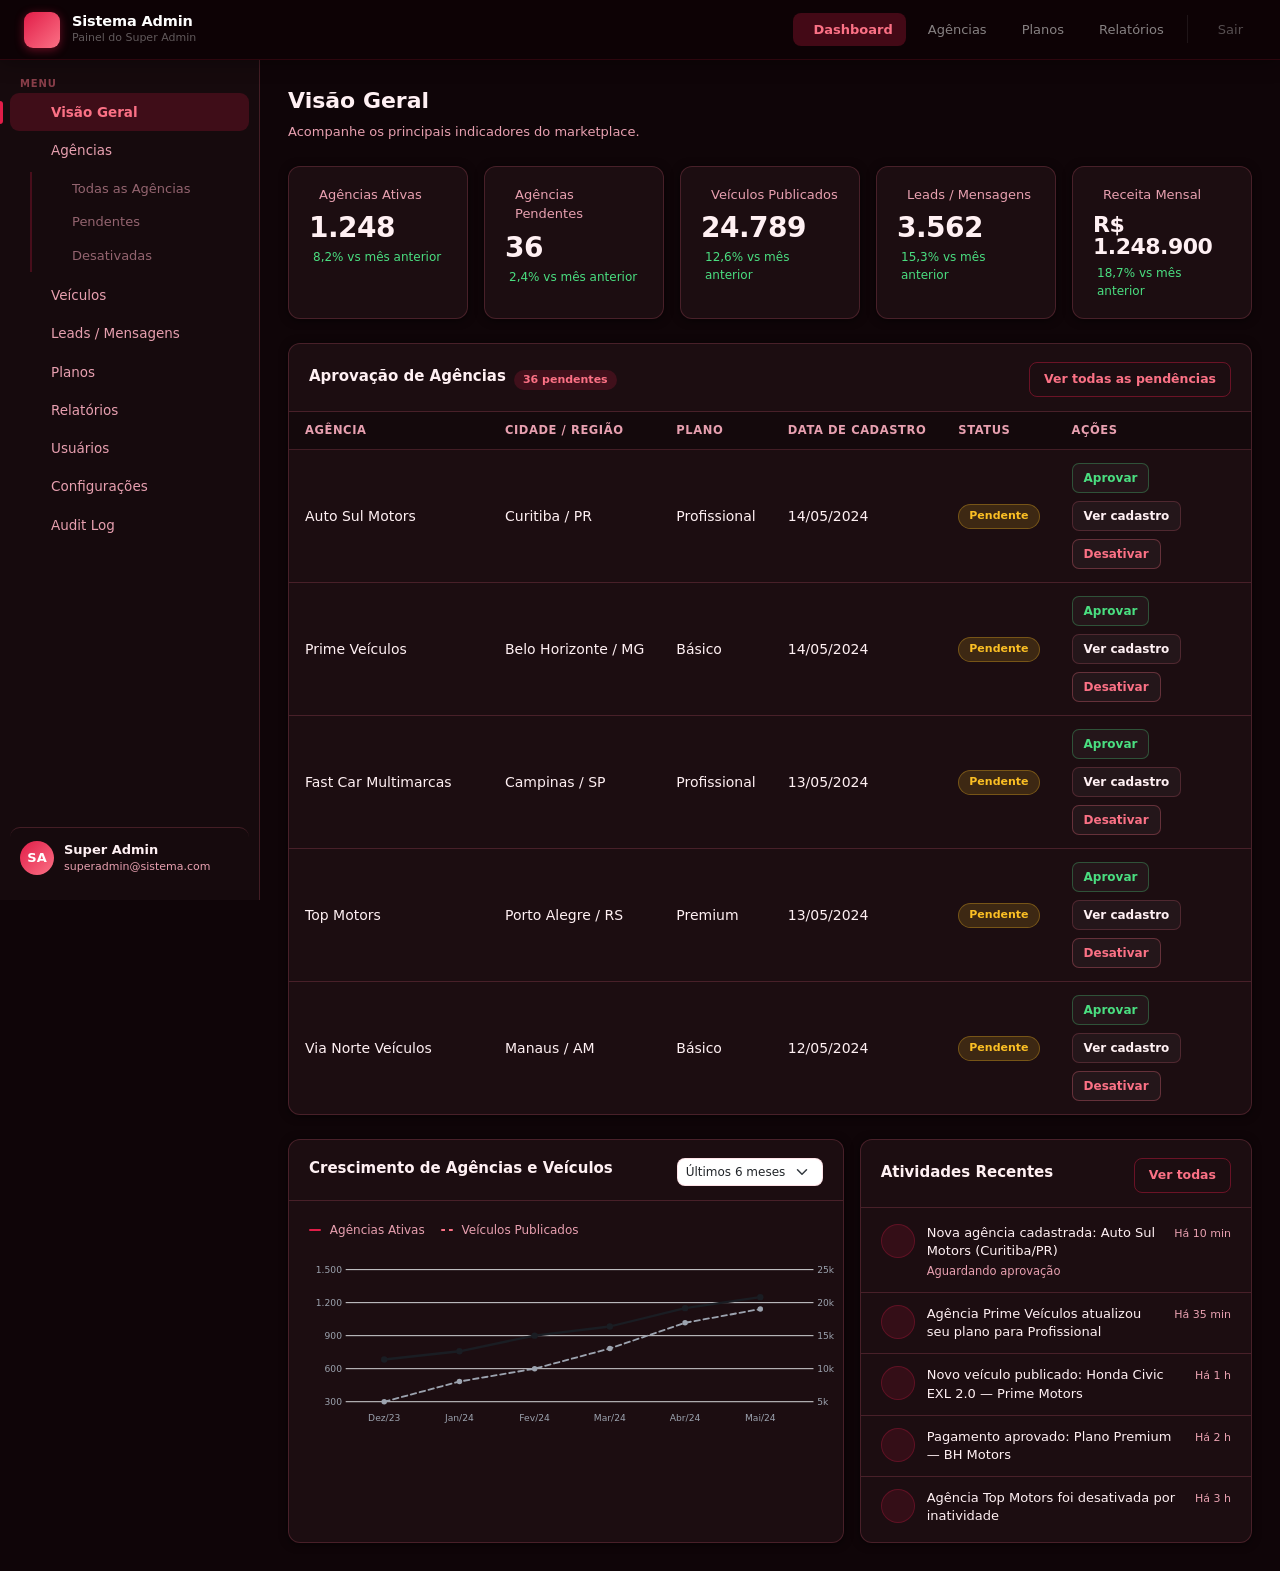
<file: dashboard.html>
<!DOCTYPE html>
<html lang="pt-BR">
<head>
  <meta charset="UTF-8" />
  <meta name="viewport" content="width=device-width, initial-scale=1.0" />
  <title>Sistema Admin — Painel do Super Admin</title>
  
  <!-- 1º: O Bootstrap -->
  <link rel="stylesheet" href="./bootstrap/css/bootstrap.min.css">
  
  <!-- 2º: O seu CSS (que vai aplicar o fundo escuro por cima de tudo) -->
  <link rel="stylesheet" href="./css/dash.css">
  
  <!-- Seus scripts -->
  <script src="./js/dash.js" defer></script>
</head>
<body>

<!-- Overlay para fechar sidebar no mobile -->
<div class="sidebar-overlay" id="sidebarOverlay" onclick="closeSidebar()" aria-hidden="true"></div>

<header class="topbar" role="banner">
  <!-- Botão hambúrguer (só mobile) -->
  <button class="hamburger-btn" id="hamburgerBtn" aria-label="Abrir menu" aria-expanded="false" aria-controls="sidebar" onclick="toggleSidebar()">
    <span></span><span></span><span></span>
  </button>
  <div class="topbar-brand">
    <div class="brand-logo" aria-hidden="true"><i class="bi bi-grid-3x3"></i></div>
    <div>
      <div class="brand-title">Sistema Admin</div>
      <div class="brand-sub">Painel do Super Admin</div>
    </div>
  </div>

  <nav class="topbar-nav" aria-label="Navegação principal">
    <a href="#" class="topnav-link active" aria-current="page" title="Dashboard">
      <i class="bi bi-house-door" aria-hidden="true"></i>
      <span>Dashboard</span>
    </a>
    <a href="#" class="topnav-link" title="Agências">
      <i class="bi bi-building" aria-hidden="true"></i>
      <span>Agências</span>
    </a>
    <a href="#" class="topnav-link" title="Planos">
      <i class="bi bi-credit-card" aria-hidden="true"></i>
      <span>Planos</span>
    </a>
    <a href="#" class="topnav-link" title="Relatórios">
      <i class="bi bi-bar-chart-line" aria-hidden="true"></i>
      <span>Relatórios</span>
    </a>
    <div class="topbar-divider" aria-hidden="true"></div>
    <a href="#" class="topnav-link sair" title="Sair">
      <i class="bi bi-box-arrow-right" aria-hidden="true"></i>
      <span>Sair</span>
    </a>
  </nav>
</header>

<!-- ══════════════════════════════════════
     SIDEBAR
══════════════════════════════════════ -->
<aside class="sidebar" id="sidebar" role="navigation" aria-label="Menu lateral">

  <nav>
    <span class="sidebar-label">Menu</span>

    <a href="#" class="nav-item-link active" aria-current="page">
      <i class="bi bi-speedometer2" aria-hidden="true"></i> Visão Geral
    </a>

    <!-- Agências com sub-menu -->
    <div>
      <button
        class="nav-item-link w-100 border-0 text-start bg-transparent"
        aria-expanded="true"
        aria-controls="submenu-agencias"
        onclick="toggleSubMenu(this)"
      >
        <i class="bi bi-building" aria-hidden="true"></i>
        Agências
        <i class="bi bi-chevron-down nav-arrow open" aria-hidden="true"></i>
      </button>
      <div id="submenu-agencias" class="sub-nav">
        <a href="#" class="nav-item-link">Todas as Agências</a>
        <a href="#" class="nav-item-link">Pendentes</a>
        <a href="#" class="nav-item-link">Desativadas</a>
      </div>
    </div>

    <a href="#" class="nav-item-link">
      <i class="bi bi-car-front" aria-hidden="true"></i> Veículos
    </a>
    <a href="#" class="nav-item-link">
      <i class="bi bi-chat-dots" aria-hidden="true"></i> Leads / Mensagens
    </a>
    <a href="#" class="nav-item-link">
      <i class="bi bi-credit-card" aria-hidden="true"></i> Planos
    </a>
    <a href="#" class="nav-item-link">
      <i class="bi bi-bar-chart-line" aria-hidden="true"></i> Relatórios
    </a>
    <a href="#" class="nav-item-link">
      <i class="bi bi-people" aria-hidden="true"></i> Usuários
    </a>
    <a href="#" class="nav-item-link">
      <i class="bi bi-gear" aria-hidden="true"></i> Configurações
    </a>
    <a href="#" class="nav-item-link">
      <i class="bi bi-journal-text" aria-hidden="true"></i> Audit Log
    </a>
  </nav>

  <!-- User -->
  <div class="sidebar-user" aria-label="Usuário logado">
    <div class="user-avatar" aria-hidden="true">SA</div>
    <div>
      <div class="user-name">Super Admin</div>
      <div class="user-email">superadmin@sistema.com</div>
    </div>
    <button class="border-0 bg-transparent ms-auto text-muted" aria-label="Mais opções do usuário">
      <i class="bi bi-chevron-down"></i>
    </button>
  </div>
</aside>

<!-- ══════════════════════════════════════
     MAIN
══════════════════════════════════════ -->
<main class="main" id="main-content">
  <div class="mb-4">
    <h1 class="page-title">Visão Geral</h1>
    <p class="page-subtitle">Acompanhe os principais indicadores do marketplace.</p>
  </div>

  <!-- ── KPI Cards ── -->
  <div class="row g-3 mb-4" role="region" aria-label="Indicadores principais">

    <div class="col-12 col-sm-6 col-xl">
      <article class="kpi-card" aria-label="Agências Ativas">
        <div class="kpi-header">
          <i class="bi bi-building" aria-hidden="true"></i> Agências Ativas
        </div>
        <div class="kpi-value">1.248</div>
        <div class="kpi-delta up" aria-label="Aumento de 8,2% vs mês anterior">
          <i class="bi bi-arrow-up" aria-hidden="true"></i> 8,2% vs mês anterior
        </div>
      </article>
    </div>

    <div class="col-12 col-sm-6 col-xl">
      <article class="kpi-card" aria-label="Agências Pendentes">
        <div class="kpi-header">
          <i class="bi bi-hourglass-split" aria-hidden="true"></i> Agências Pendentes
        </div>
        <div class="kpi-value">36</div>
        <div class="kpi-delta up" aria-label="Aumento de 2,4% vs mês anterior">
          <i class="bi bi-arrow-up" aria-hidden="true"></i> 2,4% vs mês anterior
        </div>
      </article>
    </div>

    <div class="col-12 col-sm-6 col-xl">
      <article class="kpi-card" aria-label="Veículos Publicados">
        <div class="kpi-header">
          <i class="bi bi-car-front" aria-hidden="true"></i> Veículos Publicados
        </div>
        <div class="kpi-value">24.789</div>
        <div class="kpi-delta up" aria-label="Aumento de 12,6% vs mês anterior">
          <i class="bi bi-arrow-up" aria-hidden="true"></i> 12,6% vs mês anterior
        </div>
      </article>
    </div>

    <div class="col-12 col-sm-6 col-xl">
      <article class="kpi-card" aria-label="Leads e Mensagens">
        <div class="kpi-header">
          <i class="bi bi-chat-dots" aria-hidden="true"></i> Leads / Mensagens
        </div>
        <div class="kpi-value">3.562</div>
        <div class="kpi-delta up" aria-label="Aumento de 15,3% vs mês anterior">
          <i class="bi bi-arrow-up" aria-hidden="true"></i> 15,3% vs mês anterior
        </div>
      </article>
    </div>

    <div class="col-12 col-sm-6 col-xl">
      <article class="kpi-card" aria-label="Receita Mensal">
        <div class="kpi-header">
          <i class="bi bi-currency-dollar" aria-hidden="true"></i> Receita Mensal
        </div>
        <div class="kpi-value" style="font-size:22px">R$ 1.248.900</div>
        <div class="kpi-delta up" aria-label="Aumento de 18,7% vs mês anterior">
          <i class="bi bi-arrow-up" aria-hidden="true"></i> 18,7% vs mês anterior
        </div>
      </article>
    </div>

  </div><!-- /KPI Cards -->

  <!-- ── Aprovação de Agências ── -->
  <section class="section-card mb-4" aria-labelledby="aprovacao-heading">
    <div class="section-header d-flex align-items-center justify-content-between flex-wrap gap-2">
      <div class="d-flex align-items-center gap-2">
        <h2 class="section-title" id="aprovacao-heading">Aprovação de Agências</h2>
        <span class="section-badge" aria-label="36 pendentes">36 pendentes</span>
      </div>
      <button class="btn-outline-sm">Ver todas as pendências</button>
    </div>

    <div class="table-responsive">
      <table class="admin-table" aria-label="Tabela de agências pendentes de aprovação">
        <thead>
          <tr>
            <th scope="col">Agência</th>
            <th scope="col">Cidade / Região</th>
            <th scope="col">Plano</th>
            <th scope="col">Data de Cadastro</th>
            <th scope="col">Status</th>
            <th scope="col">Ações</th>
          </tr>
        </thead>
        <tbody>
          <tr>
            <td>Auto Sul Motors</td>
            <td>Curitiba / PR</td>
            <td>Profissional</td>
            <td><time datetime="2024-05-14">14/05/2024</time></td>
            <td><span class="badge-status badge-pendente">Pendente</span></td>
            <td>
              <div class="d-flex gap-2 flex-wrap">
                <button class="btn-action btn-approve" aria-label="Aprovar Auto Sul Motors">Aprovar</button>
                <button class="btn-action"             aria-label="Ver cadastro de Auto Sul Motors">Ver cadastro</button>
                <button class="btn-action btn-deactivate" aria-label="Desativar Auto Sul Motors">Desativar</button>
              </div>
            </td>
          </tr>
          <tr>
            <td>Prime Veículos</td>
            <td>Belo Horizonte / MG</td>
            <td>Básico</td>
            <td><time datetime="2024-05-14">14/05/2024</time></td>
            <td><span class="badge-status badge-pendente">Pendente</span></td>
            <td>
              <div class="d-flex gap-2 flex-wrap">
                <button class="btn-action btn-approve"    aria-label="Aprovar Prime Veículos">Aprovar</button>
                <button class="btn-action"                aria-label="Ver cadastro de Prime Veículos">Ver cadastro</button>
                <button class="btn-action btn-deactivate" aria-label="Desativar Prime Veículos">Desativar</button>
              </div>
            </td>
          </tr>
          <tr>
            <td>Fast Car Multimarcas</td>
            <td>Campinas / SP</td>
            <td>Profissional</td>
            <td><time datetime="2024-05-13">13/05/2024</time></td>
            <td><span class="badge-status badge-pendente">Pendente</span></td>
            <td>
              <div class="d-flex gap-2 flex-wrap">
                <button class="btn-action btn-approve"    aria-label="Aprovar Fast Car Multimarcas">Aprovar</button>
                <button class="btn-action"                aria-label="Ver cadastro de Fast Car Multimarcas">Ver cadastro</button>
                <button class="btn-action btn-deactivate" aria-label="Desativar Fast Car Multimarcas">Desativar</button>
              </div>
            </td>
          </tr>
          <tr>
            <td>Top Motors</td>
            <td>Porto Alegre / RS</td>
            <td>Premium</td>
            <td><time datetime="2024-05-13">13/05/2024</time></td>
            <td><span class="badge-status badge-pendente">Pendente</span></td>
            <td>
              <div class="d-flex gap-2 flex-wrap">
                <button class="btn-action btn-approve"    aria-label="Aprovar Top Motors">Aprovar</button>
                <button class="btn-action"                aria-label="Ver cadastro de Top Motors">Ver cadastro</button>
                <button class="btn-action btn-deactivate" aria-label="Desativar Top Motors">Desativar</button>
              </div>
            </td>
          </tr>
          <tr>
            <td>Via Norte Veículos</td>
            <td>Manaus / AM</td>
            <td>Básico</td>
            <td><time datetime="2024-05-12">12/05/2024</time></td>
            <td><span class="badge-status badge-pendente">Pendente</span></td>
            <td>
              <div class="d-flex gap-2 flex-wrap">
                <button class="btn-action btn-approve"    aria-label="Aprovar Via Norte Veículos">Aprovar</button>
                <button class="btn-action"                aria-label="Ver cadastro de Via Norte Veículos">Ver cadastro</button>
                <button class="btn-action btn-deactivate" aria-label="Desativar Via Norte Veículos">Desativar</button>
              </div>
            </td>
          </tr>
        </tbody>
      </table>
    </div>
  </section>

  <!-- ── Bottom Row: Chart + Activities ── -->
  <div class="row g-3">

    <!-- Chart -->
    <div class="col-12 col-lg-7">
      <section class="section-card h-100" aria-labelledby="chart-heading">
        <div class="section-header justify-content-between flex-wrap gap-2">
          <h2 class="section-title d-flex align-items-center gap-2" id="chart-heading">
            Crescimento de Agências e Veículos
            <button
              class="border-0 bg-transparent text-muted p-0"
              aria-label="Informações sobre o gráfico"
              data-bs-toggle="tooltip"
              title="Evolução mensal dos últimos 6 meses"
            ><i class="bi bi-question-circle" aria-hidden="true"></i></button>
          </h2>
          <div>
            <select
              class="form-select form-select-sm"
              style="font-size:12px;border-radius:8px;border-color:var(--border)"
              aria-label="Selecionar período do gráfico"
            >
              <option selected>Últimos 6 meses</option>
              <option>Últimos 3 meses</option>
              <option>Este ano</option>
            </select>
          </div>
        </div>
        <div class="chart-wrap">
          <div class="chart-legend" aria-hidden="true">
            <span><span class="legend-dot solid"></span> Agências Ativas</span>
            <span><span class="legend-dot dashed"></span> Veículos Publicados</span>
          </div>

          <!-- SVG chart acessível -->
          <svg class="chart" viewBox="0 0 560 180" role="img" aria-label="Gráfico de crescimento de agências e veículos de dezembro de 2023 a maio de 2024">
            <title>Crescimento de Agências e Veículos</title>
            <desc>Agências cresceram de 680 em Dez/23 para 1.248 em Mai/24. Veículos cresceram de 370 em Dez/23 para 960 em Mai/24 (escala em milhares).</desc>

            <!-- Grid -->
            <g stroke="#e4e6ea" stroke-width="1">
              <line x1="40" y1="10"  x2="550" y2="10"/>
              <line x1="40" y1="46"  x2="550" y2="46"/>
              <line x1="40" y1="82"  x2="550" y2="82"/>
              <line x1="40" y1="118" x2="550" y2="118"/>
              <line x1="40" y1="154" x2="550" y2="154"/>
            </g>

            <!-- Y labels — Agências (left) -->
            <g fill="#9ca3af" font-size="10" text-anchor="end">
              <text x="36" y="14">1.500</text>
              <text x="36" y="50">1.200</text>
              <text x="36" y="86">900</text>
              <text x="36" y="122">600</text>
              <text x="36" y="158">300</text>
            </g>

            <!-- Y labels — Veículos (right) -->
            <g fill="#9ca3af" font-size="10" text-anchor="start">
              <text x="554" y="14">25k</text>
              <text x="554" y="50">20k</text>
              <text x="554" y="86">15k</text>
              <text x="554" y="122">10k</text>
              <text x="554" y="158">5k</text>
            </g>

            <!-- X labels -->
            <g fill="#9ca3af" font-size="10" text-anchor="middle">
              <text x="82"  y="175">Dez/23</text>
              <text x="164" y="175">Jan/24</text>
              <text x="246" y="175">Fev/24</text>
              <text x="328" y="175">Mar/24</text>
              <text x="410" y="175">Abr/24</text>
              <text x="492" y="175">Mai/24</text>
            </g>

            <!--
              Mapeamento (Agências): 300–1500 → y 154–10  (range 144px para 1200 unidades)
              680  → 154 - (680-300)/1200*144  = 154 - 45.6  = 108
              760  → 154 - (760-300)/1200*144  = 154 - 55.2  = 99
              900  → 154 - (900-300)/1200*144  = 154 - 72    = 82
              980  → 154 - (980-300)/1200*144  = 154 - 81.6  = 72
              1150 → 154 - (1150-300)/1200*144 = 154 - 102   = 52
              1248 → 154 - (1248-300)/1200*144 = 154 - 113.8 = 40

              Mapeamento (Veículos): 5000–25000 → y 154–10  (range 144px para 20000 unidades)
              370*100 → Escala de veículos em k: 3.7k → y = 154 - (3700-5000)/20000*144 — abaixo de 5k, vou usar 5k como mínimo
              5k  = 154
              8k  → 154 - (8000-5000)/20000*144  = 154 - 21.6 = 132
              10k → 154 - (10000-5000)/20000*144 = 154 - 36   = 118
              13k → 154 - (13000-5000)/20000*144 = 154 - 57.6 = 96
              17k → 154 - (17000-5000)/20000*144 = 154 - 86.4 = 68
              19k → 154 - (19000-5000)/20000*144 = 154 - 100.8= 53
            -->

            <!-- Agências line (solid) -->
            <polyline
              points="82,108 164,99 246,82 328,72 410,52 492,40"
              fill="none"
              stroke="#1a1d23"
              stroke-width="2.5"
              stroke-linejoin="round"
              stroke-linecap="round"
            />
            <!-- Dots -->
            <g fill="#1a1d23">
              <circle cx="82"  cy="108" r="3.5"/>
              <circle cx="164" cy="99"  r="3.5"/>
              <circle cx="246" cy="82"  r="3.5"/>
              <circle cx="328" cy="72"  r="3.5"/>
              <circle cx="410" cy="52"  r="3.5"/>
              <circle cx="492" cy="40"  r="3.5"/>
            </g>

            <!-- Veículos line (dashed) -->
            <polyline
              points="82,154 164,132 246,118 328,96 410,68 492,53"
              fill="none"
              stroke="#9ca3af"
              stroke-width="2"
              stroke-dasharray="6 4"
              stroke-linejoin="round"
              stroke-linecap="round"
            />
            <!-- Dots -->
            <g fill="#9ca3af">
              <circle cx="82"  cy="154" r="3"/>
              <circle cx="164" cy="132" r="3"/>
              <circle cx="246" cy="118" r="3"/>
              <circle cx="328" cy="96"  r="3"/>
              <circle cx="410" cy="68"  r="3"/>
              <circle cx="492" cy="53"  r="3"/>
            </g>
          </svg>
        </div>
      </section>
    </div>

    <!-- Activities -->
    <div class="col-12 col-lg-5">
      <section class="section-card h-100" aria-labelledby="activities-heading">
        <div class="section-header justify-content-between">
          <h2 class="section-title" id="activities-heading">Atividades Recentes</h2>
          <button class="btn-outline-sm">Ver todas</button>
        </div>
        <ol class="activity-list list-unstyled mb-0" aria-label="Lista de atividades recentes">
          <li class="activity-item">
            <div class="activity-icon" aria-hidden="true"><i class="bi bi-building-add"></i></div>
            <div class="activity-body">
              <div class="activity-text">Nova agência cadastrada: Auto Sul Motors (Curitiba/PR)</div>
              <div class="activity-sub">Aguardando aprovação</div>
            </div>
            <time class="activity-time" datetime="PT10M">Há 10 min</time>
          </li>
          <li class="activity-item">
            <div class="activity-icon" aria-hidden="true"><i class="bi bi-arrow-up-circle"></i></div>
            <div class="activity-body">
              <div class="activity-text">Agência Prime Veículos atualizou seu plano para Profissional</div>
            </div>
            <time class="activity-time" datetime="PT35M">Há 35 min</time>
          </li>
          <li class="activity-item">
            <div class="activity-icon" aria-hidden="true"><i class="bi bi-car-front"></i></div>
            <div class="activity-body">
              <div class="activity-text">Novo veículo publicado: Honda Civic EXL 2.0 — Prime Motors</div>
            </div>
            <time class="activity-time" datetime="PT1H">Há 1 h</time>
          </li>
          <li class="activity-item">
            <div class="activity-icon" aria-hidden="true"><i class="bi bi-check-circle"></i></div>
            <div class="activity-body">
              <div class="activity-text">Pagamento aprovado: Plano Premium — BH Motors</div>
            </div>
            <time class="activity-time" datetime="PT2H">Há 2 h</time>
          </li>
          <li class="activity-item">
            <div class="activity-icon" aria-hidden="true"><i class="bi bi-x-circle"></i></div>
            <div class="activity-body">
              <div class="activity-text">Agência Top Motors foi desativada por inatividade</div>
            </div>
            <time class="activity-time" datetime="PT3H">Há 3 h</time>
          </li>
        </ol>
      </section>
    </div>

  </div><!-- /bottom row -->
</main>
</body>
</html>
</file>
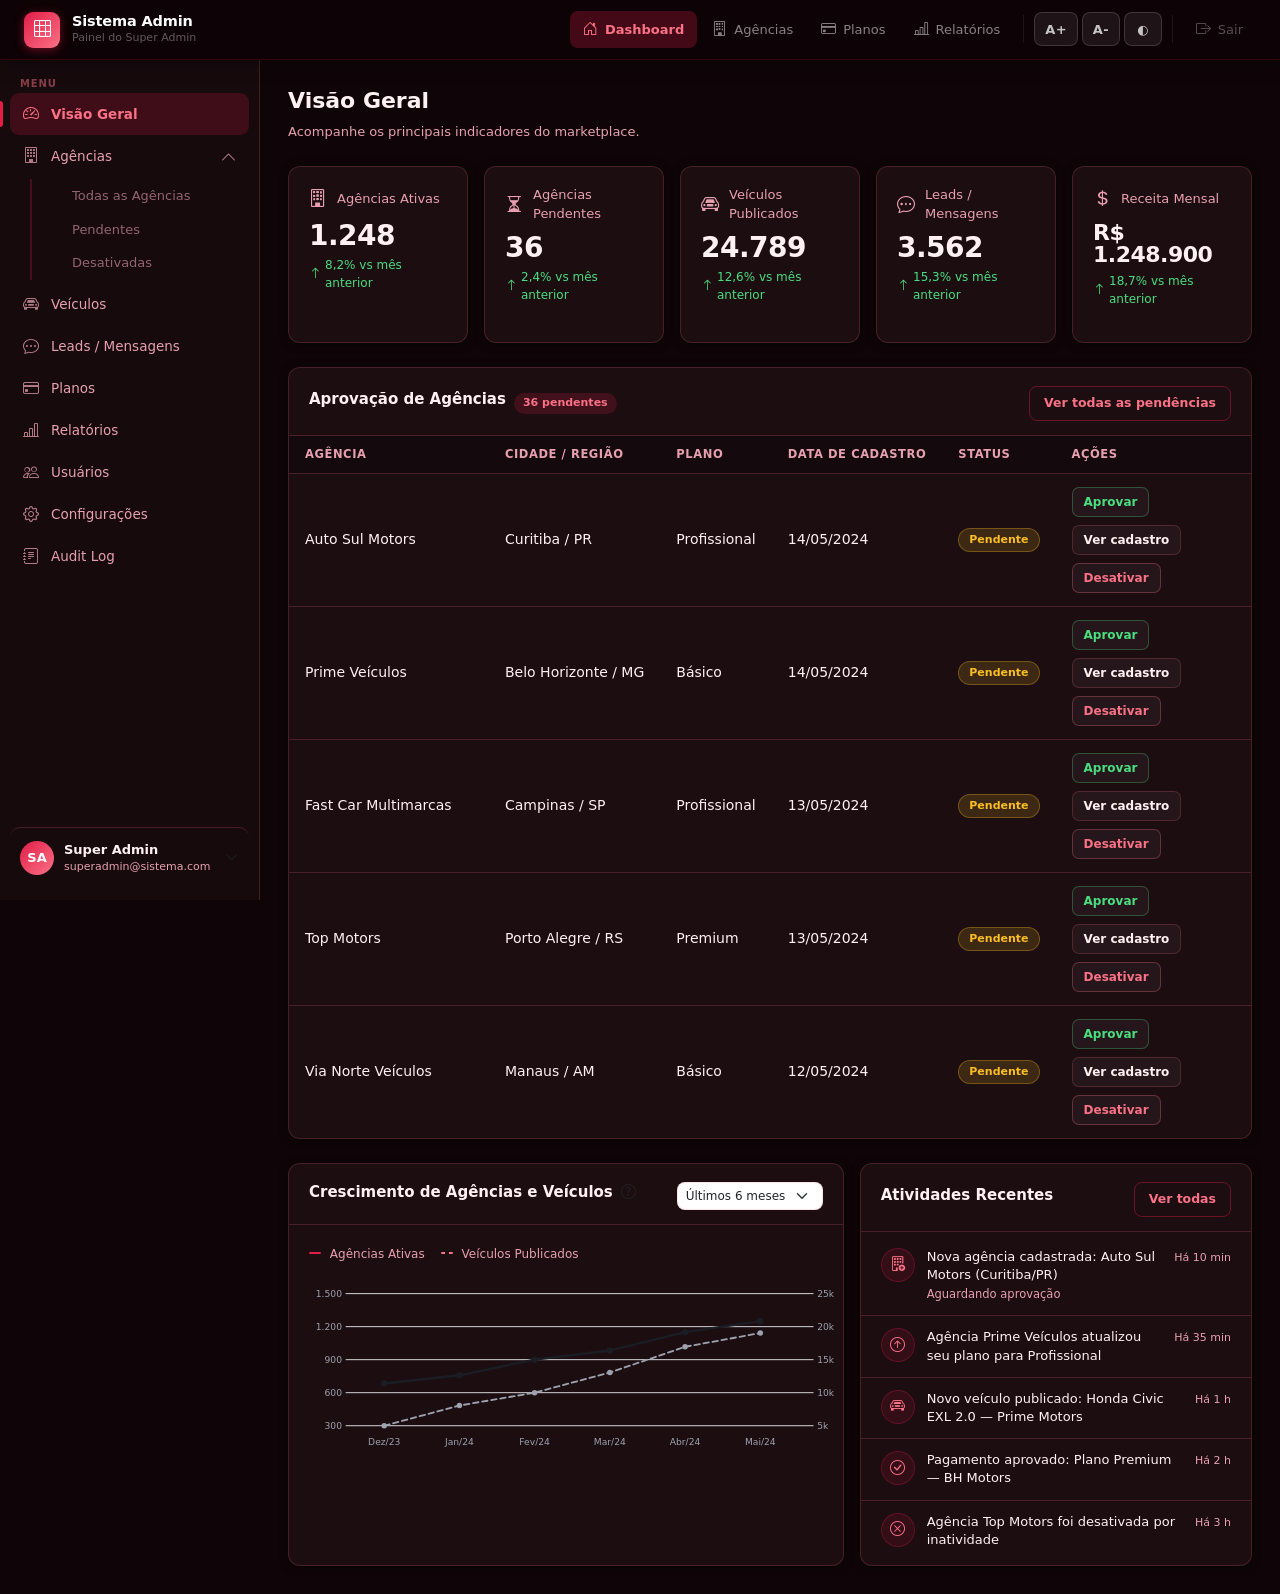
<file: pageAdmin.html>
<!DOCTYPE html>
<html lang="pt-BR">
<head>
  <meta charset="UTF-8" />
  <meta name="viewport" content="width=device-width, initial-scale=1.0" />
  <title>Sistema Admin — Painel do Super Admin</title>
  <link rel="stylesheet" href="./bootstrap/css/bootstrap.min.css">
  <link rel="stylesheet" href="https://cdn.jsdelivr.net/npm/bootstrap-icons@1.11.3/font/bootstrap-icons.min.css">
  <link rel="stylesheet" href="./css/dash.css">
  <script src="./js/dash.js" defer></script>
</head>
<body>
<div class="sidebar-overlay" id="sidebarOverlay" onclick="closeSidebar()" aria-hidden="true"></div>
<header class="topbar" role="banner">
  <button type="button" class="hamburger-btn" id="hamburgerBtn" aria-label="Abrir menu" aria-expanded="false" aria-controls="sidebar" onclick="toggleSidebar()">
    <span></span><span></span><span></span>
  </button>
  <div class="topbar-brand">
    <div class="brand-logo" aria-hidden="true"><i class="bi bi-grid-3x3"></i></div>
    <div>
      <div class="brand-title">Sistema Admin</div>
      <div class="brand-sub">Painel do Super Admin</div>
    </div>
  </div>
  <nav class="topbar-nav" aria-label="Navegação principal">
    <a href="#" class="topnav-link active" aria-current="page" title="Dashboard">
      <i class="bi bi-house-door" aria-hidden="true"></i>
      <span>Dashboard</span>
    </a>
    <a href="#" class="topnav-link" title="Agências">
      <i class="bi bi-building" aria-hidden="true"></i>
      <span>Agências</span>
    </a>
    <a href="#" class="topnav-link" title="Planos">
      <i class="bi bi-credit-card" aria-hidden="true"></i>
      <span>Planos</span>
    </a>
    <a href="#" class="topnav-link" title="Relatórios">
      <i class="bi bi-bar-chart-line" aria-hidden="true"></i>
      <span>Relatórios</span>
    </a>
    <div class="topbar-divider" aria-hidden="true"></div>
    <div class="acessibilidade" role="group" aria-label="Ferramentas de acessibilidade">
      <button type="button" class="acesso-btn" onclick="aumentarFonte()" aria-label="Aumentar tamanho da fonte" title="Aumentar fonte">A+</button>
      <button type="button" class="acesso-btn" onclick="diminuirFonte()" aria-label="Diminuir tamanho da fonte" title="Diminuir fonte">A-</button>
      <button type="button" class="acesso-btn" id="btnContraste" onclick="alternarContraste()" aria-label="Alternar alto contraste" aria-pressed="false" title="Alto contraste">◐</button>
    </div>
    <div class="topbar-divider" aria-hidden="true"></div>
    <a href="./index.html" class="topnav-link sair" title="Sair">
      <i class="bi bi-box-arrow-right" aria-hidden="true"></i>
      <span>Sair</span>
    </a>
  </nav>
</header>
<aside class="sidebar" id="sidebar" aria-label="Menu lateral">

  <nav>
    <span class="sidebar-label">Menu</span>
    <a href="#" class="nav-item-link active" aria-current="page">
      <i class="bi bi-speedometer2" aria-hidden="true"></i> Visão Geral
    </a>
    <div>
      <button type="button"
        class="nav-item-link w-100 border-0 text-start bg-transparent"
        aria-expanded="true"
        aria-controls="submenu-agencias"
        onclick="toggleSubMenu(this)"
      >
        <i class="bi bi-building" aria-hidden="true"></i>
        Agências
        <i class="bi bi-chevron-down nav-arrow open" aria-hidden="true"></i>
      </button>
      <div id="submenu-agencias" class="sub-nav">
        <a href="#" class="nav-item-link">Todas as Agências</a>
        <a href="#" class="nav-item-link">Pendentes</a>
        <a href="#" class="nav-item-link">Desativadas</a>
      </div>
    </div>

    <a href="#" class="nav-item-link">
      <i class="bi bi-car-front" aria-hidden="true"></i> Veículos
    </a>
    <a href="#" class="nav-item-link">
      <i class="bi bi-chat-dots" aria-hidden="true"></i> Leads / Mensagens
    </a>
    <a href="#" class="nav-item-link">
      <i class="bi bi-credit-card" aria-hidden="true"></i> Planos
    </a>
    <a href="#" class="nav-item-link">
      <i class="bi bi-bar-chart-line" aria-hidden="true"></i> Relatórios
    </a>
    <a href="#" class="nav-item-link">
      <i class="bi bi-people" aria-hidden="true"></i> Usuários
    </a>
    <a href="#" class="nav-item-link">
      <i class="bi bi-gear" aria-hidden="true"></i> Configurações
    </a>
    <a href="#" class="nav-item-link">
      <i class="bi bi-journal-text" aria-hidden="true"></i> Audit Log
    </a>
  </nav>
  <div class="sidebar-user" role="region" aria-label="Usuário logado">
    <div class="user-avatar" aria-hidden="true">SA</div>
    <div>
      <div class="user-name">Super Admin</div>
      <div class="user-email">superadmin@sistema.com</div>
    </div>
    <button type="button" class="border-0 bg-transparent ms-auto text-muted" aria-label="Mais opções do usuário">
      <i class="bi bi-chevron-down"></i>
    </button>
  </div>
</aside>
<main class="main" id="main-content">
  <div class="mb-4">
    <h1 class="page-title">Visão Geral</h1>
    <p class="page-subtitle">Acompanhe os principais indicadores do marketplace.</p>
  </div>
  <div class="row g-3 mb-4" role="region" aria-label="Indicadores principais">

    <div class="col-12 col-sm-6 col-xl">
      <article class="kpi-card" role="region" aria-label="Agências Ativas">
        <div class="kpi-header">
          <i class="bi bi-building" aria-hidden="true"></i> Agências Ativas
        </div>
        <div class="kpi-value">1.248</div>
        <p class="kpi-delta up">
          <i class="bi bi-arrow-up" aria-hidden="true"></i> 8,2% vs mês anterior
        </p>
      </article>
    </div>
    <div class="col-12 col-sm-6 col-xl">
      <article class="kpi-card" role="region" aria-label="Agências Pendentes">
        <div class="kpi-header">
          <i class="bi bi-hourglass-split" aria-hidden="true"></i> Agências Pendentes
        </div>
        <div class="kpi-value">36</div>
        <p class="kpi-delta up">
          <i class="bi bi-arrow-up" aria-hidden="true"></i> 2,4% vs mês anterior
        </p>
      </article>
    </div>

    <div class="col-12 col-sm-6 col-xl">
      <article class="kpi-card" role="region" aria-label="Veículos Publicados">
        <div class="kpi-header">
          <i class="bi bi-car-front" aria-hidden="true"></i> Veículos Publicados
        </div>
        <div class="kpi-value">24.789</div>
        <p class="kpi-delta up">
          <i class="bi bi-arrow-up" aria-hidden="true"></i> 12,6% vs mês anterior
        </p>
      </article>
    </div>

    <div class="col-12 col-sm-6 col-xl">
      <article class="kpi-card" role="region" aria-label="Leads e Mensagens">
        <div class="kpi-header">
          <i class="bi bi-chat-dots" aria-hidden="true"></i> Leads / Mensagens
        </div>
        <div class="kpi-value">3.562</div>
       <p class="kpi-delta up">
          <i class="bi bi-arrow-up" aria-hidden="true"></i> 15,3% vs mês anterior
        </p>
      </article>
    </div>

    <div class="col-12 col-sm-6 col-xl">
      <article class="kpi-card" role="region" aria-label="Receita Mensal">
        <div class="kpi-header">
          <i class="bi bi-currency-dollar" aria-hidden="true"></i> Receita Mensal
        </div>
        <div class="kpi-value" style="font-size:22px">R$ 1.248.900</div>
        <p class="kpi-delta up">
          <i class="bi bi-arrow-up" aria-hidden="true"></i> 18,7% vs mês anterior
        </p>
      </article>
    </div>

  </div>

  <!--  Aprovação de Agências  -->
  <section class="section-card mb-4" aria-labelledby="aprovacao-heading">
    <div class="section-header d-flex align-items-center justify-content-between flex-wrap gap-2">
      <div class="d-flex align-items-center gap-2">
        <h2 class="section-title" id="aprovacao-heading">Aprovação de Agências</h2>
        <span class="section-badge" role="status" aria-label="36 pendentes">36 pendentes</span>
      </div>
      <button type="button" class="btn-outline-sm">Ver todas as pendências</button>
    </div>

    <div class="table-responsive">
      <table class="admin-table" aria-label="Tabela de agências pendentes de aprovação">
        <thead>
          <tr>
            <th scope="col">Agência</th>
            <th scope="col">Cidade / Região</th>
            <th scope="col">Plano</th>
            <th scope="col">Data de Cadastro</th>
            <th scope="col">Status</th>
            <th scope="col">Ações</th>
          </tr>
        </thead>
        <tbody>
          <tr>
            <td>Auto Sul Motors</td>
            <td>Curitiba / PR</td>
            <td>Profissional</td>
            <td><time datetime="2024-05-14">14/05/2024</time></td>
            <td><span class="badge-status badge-pendente">Pendente</span></td>
            <td>
              <div class="d-flex gap-2 flex-wrap">
                <button type="button" class="btn-action btn-approve" aria-label="Aprovar Auto Sul Motors">Aprovar</button>
                <button type="button" class="btn-action"             aria-label="Ver cadastro de Auto Sul Motors">Ver cadastro</button>
                <button type="button" class="btn-action btn-deactivate" aria-label="Desativar Auto Sul Motors">Desativar</button>
              </div>
            </td>
          </tr>
          <tr>
            <td>Prime Veículos</td>
            <td>Belo Horizonte / MG</td>
            <td>Básico</td>
            <td><time datetime="2024-05-14">14/05/2024</time></td>
            <td><span class="badge-status badge-pendente">Pendente</span></td>
            <td>
              <div class="d-flex gap-2 flex-wrap">
                <button type="button" class="btn-action btn-approve"    aria-label="Aprovar Prime Veículos">Aprovar</button>
                <button type="button" class="btn-action"                aria-label="Ver cadastro de Prime Veículos">Ver cadastro</button>
                <button type="button" class="btn-action btn-deactivate" aria-label="Desativar Prime Veículos">Desativar</button>
              </div>
            </td>
          </tr>
          <tr>
            <td>Fast Car Multimarcas</td>
            <td>Campinas / SP</td>
            <td>Profissional</td>
            <td><time datetime="2024-05-13">13/05/2024</time></td>
            <td><span class="badge-status badge-pendente">Pendente</span></td>
            <td>
              <div class="d-flex gap-2 flex-wrap">
                <button type="button" class="btn-action btn-approve"    aria-label="Aprovar Fast Car Multimarcas">Aprovar</button>
                <button type="button" class="btn-action"                aria-label="Ver cadastro de Fast Car Multimarcas">Ver cadastro</button>
                <button type="button" class="btn-action btn-deactivate" aria-label="Desativar Fast Car Multimarcas">Desativar</button>
              </div>
            </td>
          </tr>
          <tr>
            <td>Top Motors</td>
            <td>Porto Alegre / RS</td>
            <td>Premium</td>
            <td><time datetime="2024-05-13">13/05/2024</time></td>
            <td><span class="badge-status badge-pendente">Pendente</span></td>
            <td>
              <div class="d-flex gap-2 flex-wrap">
                <button type="button" class="btn-action btn-approve"    aria-label="Aprovar Top Motors">Aprovar</button>
                <button type="button" class="btn-action"                aria-label="Ver cadastro de Top Motors">Ver cadastro</button>
                <button type="button" class="btn-action btn-deactivate" aria-label="Desativar Top Motors">Desativar</button>
              </div>
            </td>
          </tr>
          <tr>
            <td>Via Norte Veículos</td>
            <td>Manaus / AM</td>
            <td>Básico</td>
            <td><time datetime="2024-05-12">12/05/2024</time></td>
            <td><span class="badge-status badge-pendente">Pendente</span></td>
            <td>
              <div class="d-flex gap-2 flex-wrap">
                <button type="button" class="btn-action btn-approve"    aria-label="Aprovar Via Norte Veículos">Aprovar</button>
                <button type="button" class="btn-action"                aria-label="Ver cadastro de Via Norte Veículos">Ver cadastro</button>
                <button type="button" class="btn-action btn-deactivate" aria-label="Desativar Via Norte Veículos">Desativar</button>
              </div>
            </td>
          </tr>
        </tbody>
      </table>
    </div>
  </section>
  <div class="row g-3">

    <!-- Chart -->
    <div class="col-12 col-lg-7">
      <section class="section-card h-100" aria-labelledby="chart-heading">
        <div class="section-header justify-content-between flex-wrap gap-2">
          <h2 class="section-title d-flex align-items-center gap-2" id="chart-heading">
            Crescimento de Agências e Veículos
            <button type="button"
              class="border-0 bg-transparent text-muted p-0"
              aria-label="Informações sobre o gráfico"
              data-bs-toggle="tooltip"
              title="Evolução mensal dos últimos 6 meses"
            ><i class="bi bi-question-circle" aria-hidden="true"></i></button>
          </h2>
          <div>
            <select
              class="form-select form-select-sm"
              style="font-size:12px;border-radius:8px;border-color:var(--border)"
              aria-label="Selecionar período do gráfico"
            >
              <option value="6m" selected>Últimos 6 meses</option>
              <option value="3m">Últimos 3 meses</option>
              <option value="ano">Este ano</option>
            </select>
          </div>
        </div>
        <div class="chart-wrap">
          <div class="chart-legend" aria-hidden="true">
            <span><span class="legend-dot solid"></span> Agências Ativas</span>
            <span><span class="legend-dot dashed"></span> Veículos Publicados</span>
          </div>
          <svg class="chart" viewBox="0 0 560 180" role="img" aria-label="Gráfico de crescimento de agências e veículos de dezembro de 2023 a maio de 2024">
            <title>Crescimento de Agências e Veículos</title>
            <desc>Agências cresceram de 680 em Dez/23 para 1.248 em Mai/24. Veículos cresceram de 370 em Dez/23 para 960 em Mai/24 (escala em milhares).</desc>
            <g stroke="#e4e6ea" stroke-width="1">
              <line x1="40" y1="10"  x2="550" y2="10"/>
              <line x1="40" y1="46"  x2="550" y2="46"/>
              <line x1="40" y1="82"  x2="550" y2="82"/>
              <line x1="40" y1="118" x2="550" y2="118"/>
              <line x1="40" y1="154" x2="550" y2="154"/>
            </g>
            <g fill="#9ca3af" font-size="10" text-anchor="end">
              <text x="36" y="14">1.500</text>
              <text x="36" y="50">1.200</text>
              <text x="36" y="86">900</text>
              <text x="36" y="122">600</text>
              <text x="36" y="158">300</text>
            </g>
            <g fill="#9ca3af" font-size="10" text-anchor="start">
              <text x="554" y="14">25k</text>
              <text x="554" y="50">20k</text>
              <text x="554" y="86">15k</text>
              <text x="554" y="122">10k</text>
              <text x="554" y="158">5k</text>
            </g>
            <g fill="#9ca3af" font-size="10" text-anchor="middle">
              <text x="82"  y="175">Dez/23</text>
              <text x="164" y="175">Jan/24</text>
              <text x="246" y="175">Fev/24</text>
              <text x="328" y="175">Mar/24</text>
              <text x="410" y="175">Abr/24</text>
              <text x="492" y="175">Mai/24</text>
            </g>
            <polyline
              points="82,108 164,99 246,82 328,72 410,52 492,40"
              fill="none"
              stroke="#1a1d23"
              stroke-width="2.5"
              stroke-linejoin="round"
              stroke-linecap="round"
            />
            <g fill="#1a1d23">
              <circle cx="82"  cy="108" r="3.5"/>
              <circle cx="164" cy="99"  r="3.5"/>
              <circle cx="246" cy="82"  r="3.5"/>
              <circle cx="328" cy="72"  r="3.5"/>
              <circle cx="410" cy="52"  r="3.5"/>
              <circle cx="492" cy="40"  r="3.5"/>
            </g>
            <polyline
              points="82,154 164,132 246,118 328,96 410,68 492,53"
              fill="none"
              stroke="#9ca3af"
              stroke-width="2"
              stroke-dasharray="6 4"
              stroke-linejoin="round"
              stroke-linecap="round"
            />
            <g fill="#9ca3af">
              <circle cx="82"  cy="154" r="3"/>
              <circle cx="164" cy="132" r="3"/>
              <circle cx="246" cy="118" r="3"/>
              <circle cx="328" cy="96"  r="3"/>
              <circle cx="410" cy="68"  r="3"/>
              <circle cx="492" cy="53"  r="3"/>
            </g>
          </svg>
        </div>
      </section>
    </div>
    <div class="col-12 col-lg-5">
      <section class="section-card h-100" aria-labelledby="activities-heading">
        <div class="section-header justify-content-between">
          <h2 class="section-title" id="activities-heading">Atividades Recentes</h2>
          <button type="button" class="btn-outline-sm">Ver todas</button>
        </div>
        <ol class="activity-list list-unstyled mb-0" aria-label="Lista de atividades recentes">
          <li class="activity-item">
            <div class="activity-icon" aria-hidden="true"><i class="bi bi-building-add"></i></div>
            <div class="activity-body">
              <div class="activity-text">Nova agência cadastrada: Auto Sul Motors (Curitiba/PR)</div>
              <div class="activity-sub">Aguardando aprovação</div>
            </div>
            <time class="activity-time" datetime="2024-05-14T14:50">Há 10 min</time>
          </li>
          <li class="activity-item">
            <div class="activity-icon" aria-hidden="true"><i class="bi bi-arrow-up-circle"></i></div>
            <div class="activity-body">
              <div class="activity-text">Agência Prime Veículos atualizou seu plano para Profissional</div>
            </div>
            <time class="activity-time" datetime="2024-05-14T14:25">Há 35 min</time>
          </li>
          <li class="activity-item">
            <div class="activity-icon" aria-hidden="true"><i class="bi bi-car-front"></i></div>
            <div class="activity-body">
              <div class="activity-text">Novo veículo publicado: Honda Civic EXL 2.0 — Prime Motors</div>
            </div>
            <time class="activity-time" datetime="2024-05-14T14:00">Há 1 h</time>
          </li>
          <li class="activity-item">
            <div class="activity-icon" aria-hidden="true"><i class="bi bi-check-circle"></i></div>
            <div class="activity-body">
              <div class="activity-text">Pagamento aprovado: Plano Premium — BH Motors</div>
            </div>
            <time class="activity-time" datetime="2024-05-14T13:00">Há 2 h</time>
          </li>
          <li class="activity-item">
            <div class="activity-icon" aria-hidden="true"><i class="bi bi-x-circle"></i></div>
            <div class="activity-body">
              <div class="activity-text">Agência Top Motors foi desativada por inatividade</div>
            </div>
            <time class="activity-time" datetime="2024-05-14T12:00">Há 3 h</time>
          </li>
        </ol>
      </section>
    </div>
  </div>
</main>
</body>
</html>
</file>
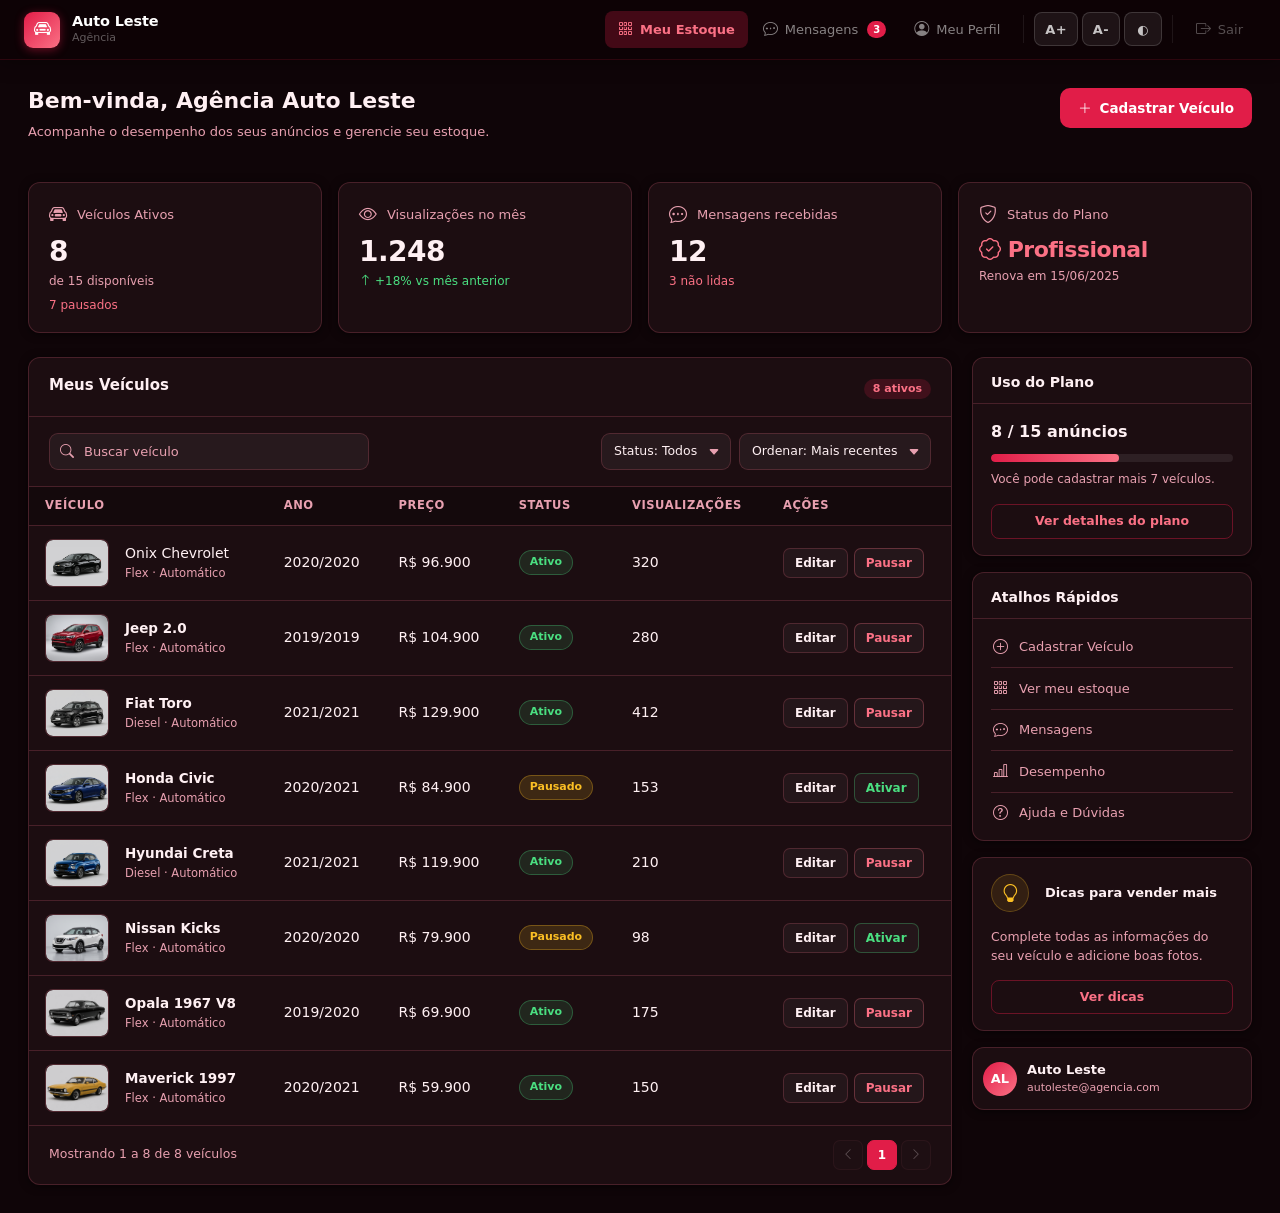
<file: pageClient.html>
<!DOCTYPE html>
<html lang="pt-BR">
<head>
  <meta charset="UTF-8" />
  <meta name="viewport" content="width=device-width, initial-scale=1.0" />
  <title>Auto Leste — Painel da Agência</title>
  <link rel="stylesheet" href="./bootstrap/css/bootstrap.min.css">
  <link rel="stylesheet" href="https://cdn.jsdelivr.net/npm/bootstrap-icons@1.11.3/font/bootstrap-icons.min.css">
  <link rel="stylesheet" href="./css/dash.css">
  <script src="./js/dash.js" defer></script>
</head>
<body>
  <header class="topbar" role="banner">
    <button type="button" class="hamburger-btn" id="hamburgerBtn" aria-label="Abrir menu" aria-expanded="false"
      aria-controls="mobileNavDrawer" onclick="toggleMobileNav()">
      <span></span><span></span><span></span>
    </button>
    <!-- Brand -->
    <div class="topbar-brand">
      <div class="brand-logo" aria-hidden="true">
        <i class="bi bi-car-front"></i>
      </div>
      <div>
        <div class="brand-title">Auto Leste</div>
        <div class="brand-sub">Agência</div>
      </div>
    </div>
    <!-- Nav desktop -->
    <nav class="topbar-nav" aria-label="Navegação principal">
      <a href="index.html" class="topnav-link active" aria-current="page" title="Meu Estoque">
        <i class="bi bi-grid-3x3-gap" aria-hidden="true"></i>
        <span>Meu Estoque</span>
      </a>
      <a href="#" class="topnav-link" title="Mensagens">
        <i class="bi bi-chat-dots" aria-hidden="true"></i>
        <span>Mensagens</span>
        <span class="badge-notif" role="status" aria-live="polite" aria-label="3 mensagens não lidas">3</span>
      </a>
      <a href="#" class="topnav-link" title="Meu Perfil">
        <i class="bi bi-person-circle" aria-hidden="true"></i>
        <span>Meu Perfil</span>
      </a>
      <div class="topbar-divider" aria-hidden="true"></div>
      <div class="acessibilidade" role="group" aria-label="Ferramentas de acessibilidade">
        <button type="button" class="acesso-btn" onclick="aumentarFonte()" aria-label="Aumentar tamanho da fonte"
          title="Aumentar fonte">A+</button>
        <button type="button" class="acesso-btn" onclick="diminuirFonte()" aria-label="Diminuir tamanho da fonte"
          title="Diminuir fonte">A-</button>
        <button type="button" class="acesso-btn" id="btnContraste" onclick="alternarContraste()"
          aria-label="Alternar alto contraste" aria-pressed="false" title="Alto contraste">◐</button>
      </div>
      <div class="topbar-divider" aria-hidden="true"></div>
      <a href="./index.html" class="topnav-link sair" title="Sair">
        <i class="bi bi-box-arrow-right" aria-hidden="true"></i>
        <span>Sair</span>
      </a>
    </nav>
  </header>
  <!-- Nav mobile drawer -->
  <nav class="mobile-nav-drawer" id="mobileNavDrawer" aria-label="Menu mobile">
    <a href="index.html" class="mobile-nav-item active">
      <i class="bi bi-grid-3x3-gap"></i> Meu Estoque
    </a>
    <a href="#" class="mobile-nav-item">
      <i class="bi bi-chat-dots"></i> Mensagens
      <span class="badge-notif ms-1">3</span>
    </a>
    <a href="#" class="mobile-nav-item">
      <i class="bi bi-person-circle"></i> Meu Perfil
    </a>
    <a href="#" class="mobile-nav-item">
      <i class="bi bi-box-arrow-right"></i> Sair
    </a>
  </nav>
  <main class="main" style="margin-left:0; max-width:1400px; margin-right:auto;" id="main-content">
    <!-- Cabeçalho + CTA -->
    <div class="d-flex align-items-start justify-content-between gap-3 mb-4 flex-wrap">
      <div>
        <h1 class="page-title">Bem-vinda, Agência Auto Leste</h1>
        <p class="page-subtitle">Acompanhe o desempenho dos seus anúncios e gerencie seu estoque.</p>
      </div>
      <button type="button" class="btn-primary-sm" onclick="abrirCadastro()" aria-label="Cadastrar novo veículo"
        style="padding:10px 18px;font-size:13.5px;display:inline-flex;align-items:center;gap:8px;border-radius:10px;">
        <i class="bi bi-plus-lg" aria-hidden="true"></i> Cadastrar Veículo
      </button>
    </div>
    <!--  KPI Cards  -->
    <div class="row g-3 mb-4" role="region" aria-label="Indicadores da agência">
      <div class="col-12 col-sm-6 col-xl-3">
        <article class="kpi-card" aria-label="Veículos Ativos">
          <div class="kpi-header">
            <i class="bi bi-car-front" aria-hidden="true"></i> Veículos Ativos
          </div>
          <div class="kpi-value">8</div>
          <div class="kpi-delta" style="color:var(--text-muted)">de 15 disponíveis</div>
          <div class="kpi-delta down">7 pausados</div>
        </article>
      </div>
      <div class="col-12 col-sm-6 col-xl-3">
        <article class="kpi-card" aria-label="Visualizações no mês">
          <div class="kpi-header">
            <i class="bi bi-eye" aria-hidden="true"></i> Visualizações no mês
          </div>
          <div class="kpi-value">1.248</div>
          <div class="kpi-delta up">
            <i class="bi bi-arrow-up" aria-hidden="true"></i> +18% vs mês anterior
          </div>
        </article>
      </div>

      <div class="col-12 col-sm-6 col-xl-3">
        <article class="kpi-card" aria-label="Mensagens recebidas">
          <div class="kpi-header">
            <i class="bi bi-chat-dots" aria-hidden="true"></i> Mensagens recebidas
          </div>
          <div class="kpi-value">12</div>
          <div class="kpi-delta down">3 não lidas</div>
        </article>
      </div>

      <div class="col-12 col-sm-6 col-xl-3">
        <article class="kpi-card" aria-label="Status do Plano">
          <div class="kpi-header">
            <i class="bi bi-shield-check" aria-hidden="true"></i> Status do Plano
          </div>
          <div class="kpi-value" style="font-size:22px;color:var(--accent-pink)">
            <i class="bi bi-patch-check" aria-hidden="true"></i> Profissional
          </div>
          <div class="kpi-delta" style="color:var(--text-muted)">Renova em 15/06/2025</div>
        </article>
      </div>
    </div>
    <!--  Layout principal: tabela + sidebar direita  -->
    <div class="agency-layout">
      <!-- TABELA DE VEÍCULOS -->
      <section class="section-card" aria-labelledby="veiculos-heading">
        <div class="section-header d-flex align-items-center justify-content-between flex-wrap gap-2">
          <h2 class="section-title" id="veiculos-heading">Meus Veículos</h2>
          <span class="section-badge">8 ativos</span>
        </div>
        <!-- Toolbar -->
        <div class="table-toolbar">
          <div class="search-input-wrap" role="search">
            <i class="bi bi-search" aria-hidden="true"></i>
            <input type="text" class="search-input" id="buscaVeiculo" placeholder="Buscar veículo"
              aria-label="Buscar veículo" oninput="filtrarTabela()" />
          </div>
          <div class="ms-auto d-flex gap-2 flex-wrap">
            <select class="filter-select" id="filtroStatus" aria-label="Filtrar por status" onchange="filtrarTabela()">
              <option value="">Status: Todos</option>
              <option value="ativo">Ativo</option>
              <option value="pausado">Pausado</option>
            </select>
            <select class="filter-select" id="filtroOrdem" aria-label="Ordenar veículos" onchange="ordenarTabela()">
              <option value="recentes">Ordenar: Mais recentes</option>
              <option value="preco-asc">Preço: Menor</option>
              <option value="preco-desc">Preço: Maior</option>
              <option value="views">Mais visualizados</option>
            </select>
          </div>
        </div>
        <!-- Tabela -->
        <div class="table-scroll">
          <table class="admin-table" id="tabelaVeiculos" aria-label="Lista de veículos">
            <thead>
              <tr>
                <th scope="col">Veículo</th>
                <th scope="col">Ano</th>
                <th scope="col">Preço</th>
                <th scope="col">Status</th>
                <th scope="col">Visualizações</th>
                <th scope="col">Ações</th>
              </tr>
            </thead>
            <tbody id="corpoTabela">
              <tr data-status="ativo" data-preco="96900" data-views="320" data-ts="8">
                <td>
                  <div class="d-flex align-items-center gap-3">
                    <div class="vehicle-thumb">
                      <img src="./img/chevrolet_onix_formatado.png" alt="Onix Chevrolet">
                    </div>
                    <div>
                      <div class="vehicle-name"></div>Onix Chevrolet
                      <div class="vehicle-sub">Flex · Automático</div>
                    </div>
                  </div>
                </td>
                <td>2020/2020</td>
                <td>R$ 96.900</td>
                <td><span class="badge-status badge-ativo">Ativo</span></td>
                <td>320</td>
                <td>
                  <div class="actions-cell">
                    <button type="button" class="btn-action" aria-label="Editar Toyota Corolla">Editar</button>
                    <button type="button" class="btn-action btn-deactivate"
                      aria-label="Pausar Toyota Corolla">Pausar</button>
                  </div>
                </td>
              </tr>
              <tr data-status="ativo" data-preco="104900" data-views="280" data-ts="7">
                <td>
                  <div class="d-flex align-items-center gap-3">
                    <div class="vehicle-thumb">
                      <img src="./img/jeep.png" alt="Jeep Carro">
                    </div>
                    <div>
                      <div class="vehicle-name">Jeep 2.0</div>
                      <div class="vehicle-sub">Flex · Automático</div>
                    </div>
                  </div>
                </td>
                <td>2019/2019</td>
                <td>R$ 104.900</td>
                <td><span class="badge-status badge-ativo">Ativo</span></td>
                <td>280</td>
                <td>
                  <div class="actions-cell">
                    <button type="button" class="btn-action" aria-label="Editar Honda Civic">Editar</button>
                    <button type="button" class="btn-action btn-deactivate"
                      aria-label="Pausar Honda Civic">Pausar</button>
                  </div>
                </td>
              </tr>
              <tr data-status="ativo" data-preco="129900" data-views="412" data-ts="6">
                <td>
                  <div class="d-flex align-items-center gap-3">
                    <div class="vehicle-thumb">
                      <img src="./img/fiat_toro.png" alt="Fiat Toro">
                    </div>
                    <div>
                      <div class="vehicle-name">Fiat Toro</div>
                      <div class="vehicle-sub">Diesel · Automático</div>
                    </div>
                  </div>
                </td>
                <td>2021/2021</td>
                <td>R$ 129.900</td>
                <td><span class="badge-status badge-ativo">Ativo</span></td>
                <td>412</td>
                <td>
                  <div class="actions-cell">
                    <button type="button" class="btn-action" aria-label="Editar Jeep Compass">Editar</button>
                    <button type="button" class="btn-action btn-deactivate"
                      aria-label="Pausar Jeep Compass">Pausar</button>
                  </div>
                </td>
              </tr>
              <tr data-status="pausado" data-preco="84900" data-views="153" data-ts="5">
                <td>
                  <div class="d-flex align-items-center gap-3">
                    <div class="vehicle-thumb">
                      <img src="./img/honda_civic.png" alt="Honda Civic">
                    </div>
                    <div>
                      <div class="vehicle-name">Honda Civic</div>
                      <div class="vehicle-sub">Flex · Automático</div>
                    </div>
                  </div>
                </td>
                <td>2020/2021</td>
                <td>R$ 84.900</td>
                <td><span class="badge-status badge-pendente">Pausado</span></td>
                <td>153</td>
                <td>
                  <div class="actions-cell">
                    <button type="button" class="btn-action" aria-label="Editar VW T-Cross">Editar</button>
                    <button type="button" class="btn-action btn-approve" aria-label="Ativar VW T-Cross">Ativar</button>
                  </div>
                </td>
              </tr>
              <tr data-status="ativo" data-preco="119900" data-views="210" data-ts="4">
                <td>
                  <div class="d-flex align-items-center gap-3">
                    <div class="vehicle-thumb">
                      <img src="./img/hyundai_creta.png" alt="Hyundai creta">
                    </div>
                    <div>
                      <div class="vehicle-name">Hyundai Creta</div>
                      <div class="vehicle-sub">Diesel · Automático</div>
                    </div>
                  </div>
                </td>
                <td>2021/2021</td>
                <td>R$ 119.900</td>
                <td><span class="badge-status badge-ativo">Ativo</span></td>
                <td>210</td>
                <td>
                  <div class="actions-cell">
                    <button type="button" class="btn-action" aria-label="Editar Fiat Toro">Editar</button>
                    <button type="button" class="btn-action btn-deactivate"
                      aria-label="Pausar Fiat Toro">Pausar</button>
                  </div>
                </td>
              </tr>
              <tr data-status="pausado" data-preco="79900" data-views="98" data-ts="3">
                <td>
                  <div class="d-flex align-items-center gap-3">
                    <div class="vehicle-thumb">
                      <img src="./img/nissan_kicks.png" alt="Nissan Kicks">
                    </div>
                    <div>
                      <div class="vehicle-name">Nissan Kicks</div>
                      <div class="vehicle-sub">Flex · Automático</div>
                    </div>
                  </div>
                </td>
                <td>2020/2020</td>
                <td>R$ 79.900</td>
                <td><span class="badge-status badge-pendente">Pausado</span></td>
                <td>98</td>
                <td>
                  <div class="actions-cell">
                    <button type="button" class="btn-action" aria-label="Editar Hyundai Creta">Editar</button>
                    <button type="button" class="btn-action btn-approve"
                      aria-label="Ativar Hyundai Creta">Ativar</button>
                  </div>
                </td>
              </tr>
              <tr data-status="ativo" data-preco="69900" data-views="175" data-ts="2">
                <td>
                  <div class="d-flex align-items-center gap-3">
                    <div class="vehicle-thumb">
                      <img src="./img/opala.png" alt="Opala 67 V8">
                    </div>
                    <div>
                      <div class="vehicle-name">Opala 1967 V8</div>
                      <div class="vehicle-sub">Flex · Automático</div>
                    </div>
                  </div>
                </td>
                <td>2019/2020</td>
                <td>R$ 69.900</td>
                <td><span class="badge-status badge-ativo">Ativo</span></td>
                <td>175</td>
                <td>
                  <div class="actions-cell">
                    <button type="button" class="btn-action" aria-label="Editar Nissan Kicks">Editar</button>
                    <button type="button" class="btn-action btn-deactivate"
                      aria-label="Pausar Nissan Kicks">Pausar</button>
                  </div>
                </td>
              </tr>
              <tr data-status="ativo" data-preco="59900" data-views="150" data-ts="1">
                <td>
                  <div class="d-flex align-items-center gap-3">
                    <div class="vehicle-thumb">
                      <img src="./img/maverick.png" alt="Maverick">
                    </div>
                    <div>
                      <div class="vehicle-name">Maverick 1997</div>
                      <div class="vehicle-sub">Flex · Automático</div>
                    </div>
                  </div>
                </td>
                <td>2020/2021</td>
                <td>R$ 59.900</td>
                <td><span class="badge-status badge-ativo">Ativo</span></td>
                <td>150</td>
                <td>
                  <div class="actions-cell">
                    <button type="button" class="btn-action" aria-label="Editar Chevrolet Onix">Editar</button>
                    <button type="button" class="btn-action btn-deactivate"
                      aria-label="Pausar Chevrolet Onix">Pausar</button>
                  </div>
                </td>
              </tr>
            </tbody>
          </table>
        </div>
        <!-- Paginação -->
        <div class="pagination-wrap">
          <span id="paginacaoInfo">Mostrando 1 a 8 de 8 veículos</span>
          <div class="page-btns" role="navigation" aria-label="Paginação">
            <button type="button" class="page-btn" aria-label="Página anterior" disabled>
              <i class="bi bi-chevron-left"></i>
            </button>
            <button type="button" class="page-btn active" aria-label="Página 1, atual" aria-current="page">1</button>
            <button type="button" class="page-btn" aria-label="Próxima página" disabled>
              <i class="bi bi-chevron-right"></i>
            </button>
          </div>
        </div>
      </section>
      <!-- SIDEBAR DIREITA -->
      <aside class="right-sidebar" aria-label="Informações e atalhos">
        <!-- Uso do plano -->
        <div class="sidebar-widget">
          <div class="widget-header">Uso do Plano</div>
          <div class="widget-body">
            <div class="plan-usage-text">8 / 15 anúncios</div>
            <div class="plan-progress-bar" role="progressbar" aria-valuenow="53" aria-valuemin="0" aria-valuemax="100"
              aria-label="53% do plano utilizado">
              <div class="plan-progress-fill" style="width: 53%"></div>
            </div>
            <div class="plan-usage-sub">Você pode cadastrar mais 7 veículos.</div>
            <button type="button" class="btn-outline-sm w-100 mt-3" onclick="verPlano()">Ver detalhes do plano</button>
          </div>
        </div>
        <!-- Atalhos rápidos -->
        <div class="sidebar-widget">
          <div class="widget-header">Atalhos Rápidos</div>
          <div class="widget-body" style="padding-top: 8px;">
            <a href="./cadastrarVeiculo.html" class="shortcut-item">
              <i class="bi bi-plus-circle" aria-hidden="true"></i>
              Cadastrar Veículo
            </a>
            <a href="#" class="shortcut-item">
              <i class="bi bi-grid-3x3-gap" aria-hidden="true"></i>
              Ver meu estoque
            </a>
            <a href="#" class="shortcut-item">
              <i class="bi bi-chat-dots" aria-hidden="true"></i>
              Mensagens
            </a>
            <a href="#" class="shortcut-item">
              <i class="bi bi-bar-chart-line" aria-hidden="true"></i>
              Desempenho
            </a>
            <a href="#" class="shortcut-item">
              <i class="bi bi-question-circle" aria-hidden="true"></i>
              Ajuda e Dúvidas
            </a>
          </div>
        </div>
        <!-- Dicas para vender mais -->
        <div class="sidebar-widget">
          <div class="widget-body">
            <div class="d-flex align-items-center gap-3 mb-3">
              <div class="dica-icon" aria-hidden="true"><i class="bi bi-lightbulb"></i></div>
              <div style="font-size:13px;font-weight:700;color:var(--text-main)">Dicas para vender mais</div>
            </div>
            <p style="font-size:12.5px;color:var(--text-muted);line-height:1.5;margin-bottom:14px;">
              Complete todas as informações do seu veículo e adicione boas fotos.
            </p>
            <button type="button" class="btn-outline-sm w-100">Ver dicas</button>
          </div>
        </div>
        <!-- Info usuário (espelho do sidebar-user do dashboard) -->
        <div class="sidebar-widget">
          <div class="sidebar-user" role="region" style="border-top:none;margin-top:0;" aria-label="Usuário logado">
            <div class="user-avatar" aria-hidden="true">AL</div>
            <div>
              <div class="user-name">Auto Leste</div>
              <div class="user-email">autoleste@agencia.com</div>
            </div>
          </div>
        </div>
      </aside>
    </div>
  </main>
</body>
</html>
</file>
<file: css/dash.css>
/* ════════════════════════════════
   VARIÁVEIS
════════════════════════════════ */
:root {
  --sidebar-w: 260px;
  --topbar-h: 60px;
  --bg: #0f0508;
  --sidebar-bg: #160a0d;
  --card-bg: #1c0d11;
  --border: rgba(251,113,133,.2);
  --text-main: #fff0f3;
  --text-muted: #e8a0b0;
  --accent: #e11d48;
  --accent-pink: #fb7185;
  --accent-light: rgba(225,29,72,.18);
  --success: #4ade80;
  --warning: #fbbf24;
  --danger: #fb7185;
  --radius: 12px;
  --shadow: 0 1px 8px rgba(0,0,0,.6);
  --shadow-md: 0 4px 24px rgba(0,0,0,.6);
}

/* ════════════════════════════════
   RESET / BASE
════════════════════════════════ */
*, *::before, *::after { box-sizing: border-box; margin: 0; padding: 0; }
body {
  font-family: 'Segoe UI', system-ui, -apple-system, sans-serif;
  background: var(--bg);
  color: var(--text-main);
  font-size: 0.875rem;
}
a { text-decoration: none; color: inherit; }

/* ════════════════════════════════
   SKIP LINK (ACESSIBILIDADE)
════════════════════════════════ */
.skip-link {
  position: absolute; top: -60px; left: 8px;
  background: var(--accent); color: #fff;
  padding: 8px 16px; border-radius: 8px;
  font-size: 0.813rem; font-weight: 600;
  z-index: 9999; transition: top .2s;
}
.skip-link:focus { top: 8px; }

/* ════════════════════════════════
   FOCO VISÍVEL (ACESSIBILIDADE)
════════════════════════════════ */
:focus-visible {
  outline: 2px solid var(--accent);
  outline-offset: 2px;
  border-radius: 4px;
}

/* ════════════════════════════════
   TOPBAR
════════════════════════════════ */
.topbar {
  position: fixed;
  top: 0; left: 0; right: 0;
  height: var(--topbar-h);
  background: #0d0205;
  border-bottom: 1px solid rgba(225,29,72,.15);
  display: flex;
  align-items: center;
  padding: 0 24px;
  z-index: 1000;
  gap: 16px;
  box-shadow: 0 2px 20px rgba(0,0,0,.35);
}
.topbar-brand {
  display: flex;
  align-items: center;
  gap: 12px;
  min-width: calc(var(--sidebar-w) - 24px);
}
.brand-logo {
  width: 36px; height: 36px;
  background: linear-gradient(135deg, #e11d48, #fb7185);
  border-radius: 9px;
  display: grid; place-items: center;
  font-size: 1.063rem; color: #fff;
  box-shadow: 0 2px 10px rgba(225,29,72,.45);
  flex-shrink: 0;
}
.brand-title { font-size: 0.906rem; font-weight: 700; color: #fff; line-height: 1.2; letter-spacing: -.01em; }
.brand-sub   { font-size: 0.688rem; color: rgba(255,255,255,.35); }
.topbar-divider {
  width: 1px; height: 28px;
  background: rgba(255,255,255,.08);
  margin: 0 8px;
}
.topbar-nav { display: flex; gap: 2px; margin-left: auto; align-items: center; }

/* ── Botões de acessibilidade ── */
.acessibilidade {
  display: flex;
  align-items: center;
  gap: 4px;
}
.acesso-btn {
  height: 34px;
  min-width: 38px;
  padding: 0 10px;
  border-radius: 8px;
  background: rgba(255,255,255,.07);
  border: 1px solid rgba(255,255,255,.15);
  color: rgba(255,255,255,.75);
  font-size: 0.813rem;
  font-weight: 700;
  font-family: inherit;
  cursor: pointer;
  display: inline-flex;
  align-items: center;
  justify-content: center;
  transition: background .15s, color .15s, border-color .15s;
  letter-spacing: .02em;
  white-space: nowrap;
}
.acesso-btn:hover {
  background: rgba(225,29,72,.3);
  border-color: rgba(225,29,72,.6);
  color: #fff;
}
.acesso-btn:focus-visible {
  outline: 2px solid #fb7185;
  outline-offset: 2px;
}
.acesso-btn[aria-pressed="true"] {
  background: rgba(225,29,72,.45);
  border-color: #e11d48;
  color: #fff;
}
@media (max-width: 768px) {
  .acessibilidade { display: none; }
}

.topnav-link {
  display: flex; align-items: center; gap: 7px;
  padding: 7px 13px;
  border-radius: 8px;
  font-size: 0.813rem; font-weight: 500;
  color: rgba(255,255,255,.5);
  transition: background .15s, color .15s;
  white-space: nowrap;
}
.topnav-link:hover  { background: rgba(255,255,255,.07); color: #fff; }
.topnav-link.active {
  background: rgba(225,29,72,.25);
  color: #fb7185;
  font-weight: 600;
}
.topnav-link i { font-size: 0.938rem; }
.topnav-link.sair { color: rgba(255,255,255,.3); }
.topnav-link.sair:hover { background: rgba(225,29,72,.15); color: #fda4af; }

/* ════════════════════════════════
   SIDEBAR
════════════════════════════════ */
.sidebar {
  position: fixed;
  top: var(--topbar-h); left: 0; bottom: 0;
  width: var(--sidebar-w);
  background: var(--sidebar-bg);
  border-right: 1px solid var(--border);
  display: flex;
  flex-direction: column;
  padding: 12px 10px;
  overflow-y: auto;
  z-index: 900;
}
.sidebar-label {
  font-size: 0.625rem; font-weight: 700; letter-spacing: .09em;
  text-transform: uppercase; color: rgba(251,113,133,.5);
  padding: 14px 10px 6px;
}
.nav-item-link {
  display: flex; align-items: center; gap: 10px;
  padding: 9px 11px;
  border-radius: 9px;
  font-size: 0.844rem; font-weight: 500;
  color: #e8a0b0;
  transition: background .15s, color .15s;
  cursor: pointer;
  position: relative;
}
.nav-item-link:hover {
  background: rgba(251,113,133,.1);
  color: #fff0f3;
}
.nav-item-link.active {
  background: rgba(225,29,72,.2);
  color: #fb7185;
  font-weight: 600;
}
.nav-item-link.active::before {
  content: '';
  position: absolute;
  left: 0; top: 20%; bottom: 20%;
  width: 3px;
  background: #e11d48;
  border-radius: 0 3px 3px 0;
  margin-left: -10px;
}
.nav-item-link i {
  font-size: 1rem; width: 20px; text-align: center;
  opacity: .75;
}
.nav-item-link.active i { opacity: 1; }
.nav-arrow { margin-left: auto; font-size: 0.688rem; transition: transform .2s; opacity: .5; }
.nav-arrow.open { transform: rotate(180deg); }

.sub-nav {
  padding-left: 30px;
  border-left: 2px solid rgba(225,29,72,.25);
  margin-left: 20px;
  margin-top: 2px;
  margin-bottom: 4px;
}
.sub-nav .nav-item-link {
  font-size: 0.813rem;
  padding: 7px 10px;
  color: rgba(232,160,176,.6);
}
.sub-nav .nav-item-link:hover { color: #fff0f3; }

.sidebar-user {
  margin-top: auto;
  display: flex; align-items: center; gap: 10px;
  padding: 12px 10px;
  border-top: 1px solid var(--border);
  border-radius: 10px;
  transition: background .15s;
  cursor: pointer;
}
.sidebar-user:hover { background: rgba(251,113,133,.08); }
.user-avatar {
  width: 34px; height: 34px;
  border-radius: 50%;
  background: linear-gradient(135deg, #e11d48, #fb7185);
  display: grid; place-items: center;
  font-size: 0.813rem; color: #fff;
  flex-shrink: 0;
  font-weight: 700;
}
.user-name  { font-size: 0.813rem; font-weight: 600; color: #fff0f3; }
.user-email { font-size: 0.688rem; color: var(--text-muted); }

/* ════════════════════════════════
   MAIN CONTENT
════════════════════════════════ */
.main {
  margin-top: var(--topbar-h);
  margin-left: var(--sidebar-w);
  padding: 28px;
  min-height: calc(100vh - var(--topbar-h));
}
.page-title    { font-size: 1.375rem; font-weight: 700; }
.page-subtitle { font-size: 0.813rem; color: var(--text-muted); margin-top: 2px; }

/* ════════════════════════════════
   KPI CARDS
════════════════════════════════ */
.kpi-card {
  background: var(--card-bg);
  border: 1px solid var(--border);
  border-radius: var(--radius);
  padding: 18px 20px;
  box-shadow: var(--shadow);
  height: 100%;
}
.kpi-header {
  display: flex; align-items: center; gap: 10px;
  color: var(--text-muted);
  font-size: 0.813rem; font-weight: 500;
  margin-bottom: 10px;
}
.kpi-header i { font-size: 1.125rem; }
.kpi-value { font-size: 1.75rem; font-weight: 800; letter-spacing: -.5px; line-height: 1; }
.kpi-delta {
  font-size: 0.75rem; margin-top: 6px;
  display: flex; align-items: center; gap: 4px;
}
.kpi-delta.up   { color: var(--success); }
.kpi-delta.down { color: var(--danger); }

/* ════════════════════════════════
   SECTION CARD
════════════════════════════════ */
.section-card {
  background: var(--card-bg);
  border: 1px solid var(--border);
  border-radius: var(--radius);
  box-shadow: var(--shadow);
}
.section-header {
  display: flex; align-items: center; gap: 10px;
  padding: 18px 20px 14px;
  border-bottom: 1px solid var(--border);
}
.section-title { font-size: 0.938rem; font-weight: 700; }
.section-badge {
  background: var(--accent-light);
  color: var(--accent-pink);
  font-size: 0.688rem; font-weight: 700;
  padding: 2px 9px;
  border-radius: 20px;
}

/* ════════════════════════════════
   TABELA
════════════════════════════════ */
.admin-table { width: 100%; border-collapse: collapse; min-width: 660px; }
.admin-table th {
  font-size: 0.719rem; font-weight: 600; text-transform: uppercase;
  letter-spacing: .05em; color: var(--text-muted);
  padding: 10px 16px;
  border-bottom: 1px solid var(--border);
  background: rgba(0,0,0,.3);
  text-align: left;
  white-space: nowrap;
}
.admin-table th:nth-child(1), .admin-table td:nth-child(1) { min-width: 200px; }
.admin-table th:nth-child(2), .admin-table td:nth-child(2) { min-width: 90px;  white-space: nowrap; }
.admin-table th:nth-child(3), .admin-table td:nth-child(3) { min-width: 100px; white-space: nowrap; }
.admin-table th:nth-child(4), .admin-table td:nth-child(4) { min-width: 80px;  white-space: nowrap; }
.admin-table th:nth-child(5), .admin-table td:nth-child(5) { min-width: 90px;  white-space: nowrap; }
.admin-table th:nth-child(6), .admin-table td:nth-child(6) { min-width: 170px; white-space: nowrap; }

.admin-table td {
  padding: 13px 16px;
  border-bottom: 1px solid var(--border);
  vertical-align: middle;
  color: var(--text-main);
  white-space: nowrap;
}
.admin-table td:first-child { white-space: normal; }
.admin-table tbody tr:last-child td { border-bottom: none; }
.admin-table tbody tr:hover { background: rgba(225,29,72,.06); }

/* ════════════════════════════════
   BADGES DE STATUS
════════════════════════════════ */
.badge-status {
  font-size: 0.688rem; font-weight: 600;
  padding: 3px 10px; border-radius: 20px;
  display: inline-block;
}
.badge-pendente { background: rgba(251,191,36,.15);  color: #fbbf24; border: 1px solid rgba(251,191,36,.3); }
.badge-ativo    { background: rgba(74,222,128,.12);  color: #4ade80; border: 1px solid rgba(74,222,128,.3); }
.badge-inativo  { background: rgba(251,113,133,.12); color: #fb7185; border: 1px solid rgba(251,113,133,.3); }

/* ════════════════════════════════
   BOTÕES
════════════════════════════════ */
.btn-action {
  font-size: 0.75rem; font-weight: 600;
  padding: 5px 11px;
  border-radius: 7px;
  border: 1px solid var(--border);
  background: rgba(255,255,255,.04);
  color: var(--text-main);
  cursor: pointer;
  transition: background .15s, border-color .15s;
  white-space: nowrap;
}
.btn-action:hover                { background: rgba(255,255,255,.08); }
.btn-action.btn-approve          { color: #4ade80; border-color: rgba(74,222,128,.3); }
.btn-action.btn-approve:hover    { background: rgba(74,222,128,.1); }
.btn-action.btn-deactivate       { color: #fb7185; border-color: rgba(251,113,133,.3); }
.btn-action.btn-deactivate:hover { background: rgba(251,113,133,.1); }

.btn-primary-sm {
  font-size: 0.781rem; font-weight: 600;
  padding: 7px 14px; border-radius: 8px;
  background: var(--accent); color: #fff;
  border: none; cursor: pointer;
  transition: opacity .15s;
}
.btn-primary-sm:hover { opacity: .88; }

.btn-outline-sm {
  font-size: 0.781rem; font-weight: 600;
  padding: 7px 14px; border-radius: 8px;
  background: transparent;
  color: var(--accent-pink);
  border: 1px solid rgba(225,29,72,.4);
  cursor: pointer;
  transition: background .15s;
}
.btn-outline-sm:hover { background: var(--accent-light); }

/* ════════════════════════════════
   GRÁFICO
════════════════════════════════ */
.chart-wrap { padding: 20px; }
.chart-legend {
  display: flex; gap: 16px;
  font-size: 0.75rem; color: var(--text-muted);
  margin-bottom: 14px;
}
.legend-dot {
  display: inline-block;
  width: 12px; height: 2px;
  border-radius: 2px;
  vertical-align: middle;
  margin-right: 5px;
  position: relative; top: -1px;
}
.legend-dot.solid  { background: #e11d48; }
.legend-dot.dashed {
  background: repeating-linear-gradient(90deg, #fb7185 0 4px, transparent 4px 8px);
}
svg.chart { width: 100%; height: 180px; overflow: visible; }

/* ════════════════════════════════
   ATIVIDADES RECENTES
════════════════════════════════ */
.activity-list { padding: 4px 0; }
.activity-item {
  display: flex; align-items: flex-start; gap: 12px;
  padding: 12px 20px;
  border-bottom: 1px solid var(--border);
}
.activity-item:last-child { border-bottom: none; }
.activity-icon {
  width: 34px; height: 34px; border-radius: 50%;
  background: rgba(225,29,72,.12);
  border: 1px solid rgba(225,29,72,.25);
  display: grid; place-items: center;
  font-size: 0.938rem; color: #fb7185;
  flex-shrink: 0;
}
.activity-body { flex: 1; min-width: 0; }
.activity-text { font-size: 0.813rem; font-weight: 500; line-height: 1.4; }
.activity-sub  { font-size: 0.719rem; color: var(--text-muted); margin-top: 2px; }
.activity-time { font-size: 0.688rem; color: var(--text-muted); white-space: nowrap; padding-top: 2px; }

/* ════════════════════════════════
   HAMBÚRGUER
════════════════════════════════ */
.hamburger-btn {
  display: none;
  flex-direction: column;
  justify-content: center;
  gap: 5px;
  width: 36px; height: 36px;
  background: transparent;
  border: 1px solid rgba(251,113,133,.25);
  border-radius: 8px;
  cursor: pointer;
  padding: 6px 7px;
  flex-shrink: 0;
  transition: background .15s;
}
.hamburger-btn:hover { background: rgba(251,113,133,.1); }
.hamburger-btn span {
  display: block;
  width: 100%; height: 2px;
  background: var(--accent-pink);
  border-radius: 2px;
  transition: transform .25s, opacity .25s;
}
.hamburger-btn.open span:nth-child(1) { transform: translateY(7px) rotate(45deg); }
.hamburger-btn.open span:nth-child(2) { opacity: 0; }
.hamburger-btn.open span:nth-child(3) { transform: translateY(-7px) rotate(-45deg); }

/* ════════════════════════════════
   OVERLAY MOBILE
════════════════════════════════ */
.sidebar-overlay {
  display: none;
  position: fixed; inset: 0;
  background: rgba(0,0,0,.6);
  z-index: 850;
  backdrop-filter: blur(2px);
}
.sidebar-overlay.active { display: block; }

/* ════════════════════════════════
   RESPONSIVO
════════════════════════════════ */
@media (max-width: 991px) {
  .hamburger-btn { display: flex; }
  .sidebar {
    transform: translateX(-100%);
    transition: transform .28s cubic-bezier(.4,0,.2,1);
    display: flex;
    z-index: 900;
    box-shadow: 4px 0 32px rgba(0,0,0,.6);
  }
  .sidebar.open { transform: translateX(0); }
  .main { margin-left: 0; padding: 16px; }
  .topbar-nav { display: none; }
}
@media (max-width: 767px) {
  .topnav-link span { display: none; }
  .kpi-value { font-size: 1.375rem; }
}

/* ════════════════════════════════
   PÁGINA DE AGÊNCIA (clientepage)
════════════════════════════════ */
.agency-layout {
  display: grid;
  grid-template-columns: 1fr 280px;
  gap: 20px;
  align-items: start;
}
@media (max-width: 1099px) {
  .agency-layout { grid-template-columns: 1fr; }
}

.btn-cta {
  background: linear-gradient(135deg, #e11d48, #fb7185);
  color: #fff;
  border: none;
  border-radius: 10px;
  font-size: 0.875rem;
  font-weight: 700;
  padding: 12px 22px;
  cursor: pointer;
  display: inline-flex;
  align-items: center;
  gap: 8px;
  transition: opacity .15s, transform .15s;
  white-space: nowrap;
  box-shadow: 0 4px 16px rgba(225,29,72,.35);
}
.btn-cta:hover { opacity: .88; transform: translateY(-1px); }
.btn-cta i { font-size: 1rem; }

.vehicle-thumb {
  width: 64px; height: 48px;
  border-radius: 8px;
  background: rgba(255,255,255,.05) !important;
  border: 1px solid var(--border);
  display: flex;
  align-items: center;
  justify-content: center;
  flex-shrink: 0;
  overflow: hidden;
}
.vehicle-thumb img {
  width: 100%; height: 100%;
  object-fit: cover;
  display: block;
  border-radius: 7px;
}
.vehicle-thumb i { color: var(--accent-pink); font-size: 1.375rem; line-height: 1; }

.vehicle-name {
  font-size: 0.844rem; font-weight: 600; color: var(--text-main);
  white-space: normal;
  word-break: break-word;
}
.vehicle-sub { font-size: 0.719rem; color: var(--text-muted); margin-top: 1px; white-space: nowrap; }

.table-toolbar {
  display: flex;
  align-items: center;
  gap: 10px;
  padding: 16px 20px;
  border-bottom: 1px solid var(--border);
  flex-wrap: wrap;
}
.search-input-wrap {
  position: relative;
  flex: 1;
  min-width: 180px;
  max-width: 320px;
}
.search-input-wrap i {
  position: absolute; left: 11px; top: 50%;
  transform: translateY(-50%);
  color: var(--text-muted);
  font-size: 0.875rem;
  pointer-events: none;
}
.search-input {
  width: 100%;
  background: rgba(255,255,255,.05);
  border: 1px solid var(--border);
  border-radius: 9px;
  color: var(--text-main);
  font-size: 0.813rem;
  padding: 8px 12px 8px 34px;
  outline: none;
  transition: border-color .15s;
}
.search-input::placeholder { color: var(--text-muted); }
.search-input:focus { border-color: rgba(225,29,72,.5); }

.filter-select {
  background: rgba(255,255,255,.05);
  border: 1px solid var(--border);
  border-radius: 9px;
  color: var(--text-main);
  font-size: 0.781rem;
  padding: 8px 32px 8px 12px;
  outline: none;
  cursor: pointer;
  appearance: none;
  -webkit-appearance: none;
  background-image: url("data:image/svg+xml,%3Csvg xmlns='http://www.w3.org/2000/svg' width='12' height='12' fill='%23e8a0b0' viewBox='0 0 16 16'%3E%3Cpath d='M7.247 11.14 2.451 5.658C1.885 5.013 2.345 4 3.204 4h9.592a1 1 0 0 1 .753 1.659l-4.796 5.48a1 1 0 0 1-1.506 0z'/%3E%3C/svg%3E");
  background-repeat: no-repeat;
  background-position: right 10px center;
  transition: border-color .15s;
}
.filter-select:focus { border-color: rgba(225,29,72,.5); }
.filter-select option { background: #1c0d11; }

.pagination-wrap {
  display: flex;
  align-items: center;
  justify-content: space-between;
  padding: 14px 20px;
  border-top: 1px solid var(--border);
  font-size: 0.781rem;
  color: var(--text-muted);
}
.page-btns { display: flex; align-items: center; gap: 4px; }
.page-btn {
  width: 30px; height: 30px;
  border-radius: 7px;
  background: rgba(255,255,255,.04);
  border: 1px solid var(--border);
  color: var(--text-main);
  font-size: 0.75rem; font-weight: 600;
  cursor: pointer;
  display: grid; place-items: center;
  transition: background .15s;
}
.page-btn:hover { background: rgba(255,255,255,.08); }
.page-btn.active { background: var(--accent); border-color: var(--accent); color: #fff; }
.page-btn:disabled { opacity: .3; cursor: default; }

.right-sidebar { display: flex; flex-direction: column; gap: 16px; }
.sidebar-widget {
  background: var(--card-bg);
  border: 1px solid var(--border);
  border-radius: var(--radius);
  box-shadow: var(--shadow);
  overflow: hidden;
}
.widget-header {
  padding: 14px 18px 10px;
  border-bottom: 1px solid var(--border);
  font-size: 0.875rem; font-weight: 700;
  color: var(--text-main);
}
.widget-body { padding: 16px 18px; }

.plan-progress-bar {
  height: 8px;
  background: rgba(255,255,255,.08);
  border-radius: 20px;
  overflow: hidden;
  margin: 10px 0 8px;
}
.plan-progress-fill {
  height: 100%;
  background: linear-gradient(90deg, #e11d48, #fb7185);
  border-radius: 20px;
  transition: width .6s ease;
}
.plan-usage-text { font-size: 1rem; font-weight: 700; margin-bottom: 2px; }
.plan-usage-sub  { font-size: 0.75rem; color: var(--text-muted); }

.shortcut-item {
  display: flex;
  align-items: center;
  gap: 10px;
  padding: 9px 0;
  border-bottom: 1px solid var(--border);
  font-size: 0.813rem; font-weight: 500;
  color: var(--text-muted);
  cursor: pointer;
  transition: color .15s;
  text-decoration: none;
}
.shortcut-item:last-child { border-bottom: none; padding-bottom: 0; }
.shortcut-item:hover { color: var(--accent-pink); }
.shortcut-item i { font-size: 0.938rem; width: 18px; text-align: center; }

.dica-icon {
  width: 38px; height: 38px;
  border-radius: 50%;
  background: rgba(251,191,36,.1);
  border: 1px solid rgba(251,191,36,.25);
  display: grid; place-items: center;
  font-size: 1.125rem; color: #fbbf24;
  flex-shrink: 0;
}

.actions-cell { display: flex; align-items: center; gap: 6px; }
.btn-more {
  width: 30px; height: 30px;
  border-radius: 7px;
  background: rgba(255,255,255,.04);
  border: 1px solid var(--border);
  color: var(--text-muted);
  font-size: 0.875rem;
  cursor: pointer;
  display: grid; place-items: center;
  transition: background .15s;
}
.btn-more:hover { background: rgba(255,255,255,.08); color: #fff; }

.table-scroll { overflow-x: auto; -webkit-overflow-scrolling: touch; }

.mobile-nav-drawer {
  display: none;
  position: fixed;
  top: var(--topbar-h); left: 0; right: 0;
  background: #0d0205;
  border-bottom: 1px solid rgba(225,29,72,.2);
  padding: 12px 20px 20px;
  z-index: 999;
  flex-direction: column;
  gap: 4px;
  box-shadow: 0 8px 32px rgba(0,0,0,.6);
}
.mobile-nav-drawer.open { display: flex; }
.mobile-nav-item {
  display: flex; align-items: center; gap: 10px;
  padding: 10px 12px;
  border-radius: 9px;
  font-size: 0.875rem; font-weight: 500;
  color: rgba(255,255,255,.6);
  text-decoration: none;
  transition: background .15s, color .15s;
}
.mobile-nav-item:hover  { background: rgba(255,255,255,.07); color: #fff; }
.mobile-nav-item.active { background: rgba(225,29,72,.2); color: #fb7185; font-weight: 600; }
.mobile-nav-item i { font-size: 1rem; width: 20px; text-align: center; }

.badge-notif {
  background: var(--accent);
  color: #fff;
  font-size: 0.625rem; font-weight: 700;
  padding: 1px 6px;
  border-radius: 20px;
  margin-left: 2px;
}

/* ════════════════════════════════
   ALTO CONTRASTE (acessibilidade)
════════════════════════════════ */
body.alto-contraste {
  --bg:           #000000;
  --card-bg:      #0a0a0a;
  --border:       #ffffff;
  --text-main:    #ffffff;
  --text-muted:   #dddddd;
  --accent:       #ffff00;
  --accent-pink:  #ffff00;
  --accent-light: rgba(255,255,0,.15);
  --shadow:       none;
}
body.alto-contraste .topbar {
  background: #000;
  border-bottom: 2px solid #fff;
}
body.alto-contraste .admin-table tbody tr:hover {
  background: rgba(255,255,0,.12);
}
body.alto-contraste .badge-ativo  { background: #00cc00; color: #000; }
body.alto-contraste .badge-inativo,
body.alto-contraste .badge-pendente { background: #ff4400; color: #fff; }
body.alto-contraste .btn-action,
body.alto-contraste .btn-more,
body.alto-contraste .page-btn { border-color: #fff; color: #fff; }
body.alto-contraste .search-input,
body.alto-contraste .filter-select { background: #000; border-color: #fff; color: #fff; }
body.alto-contraste a { color: #ffff00; }
</file>
